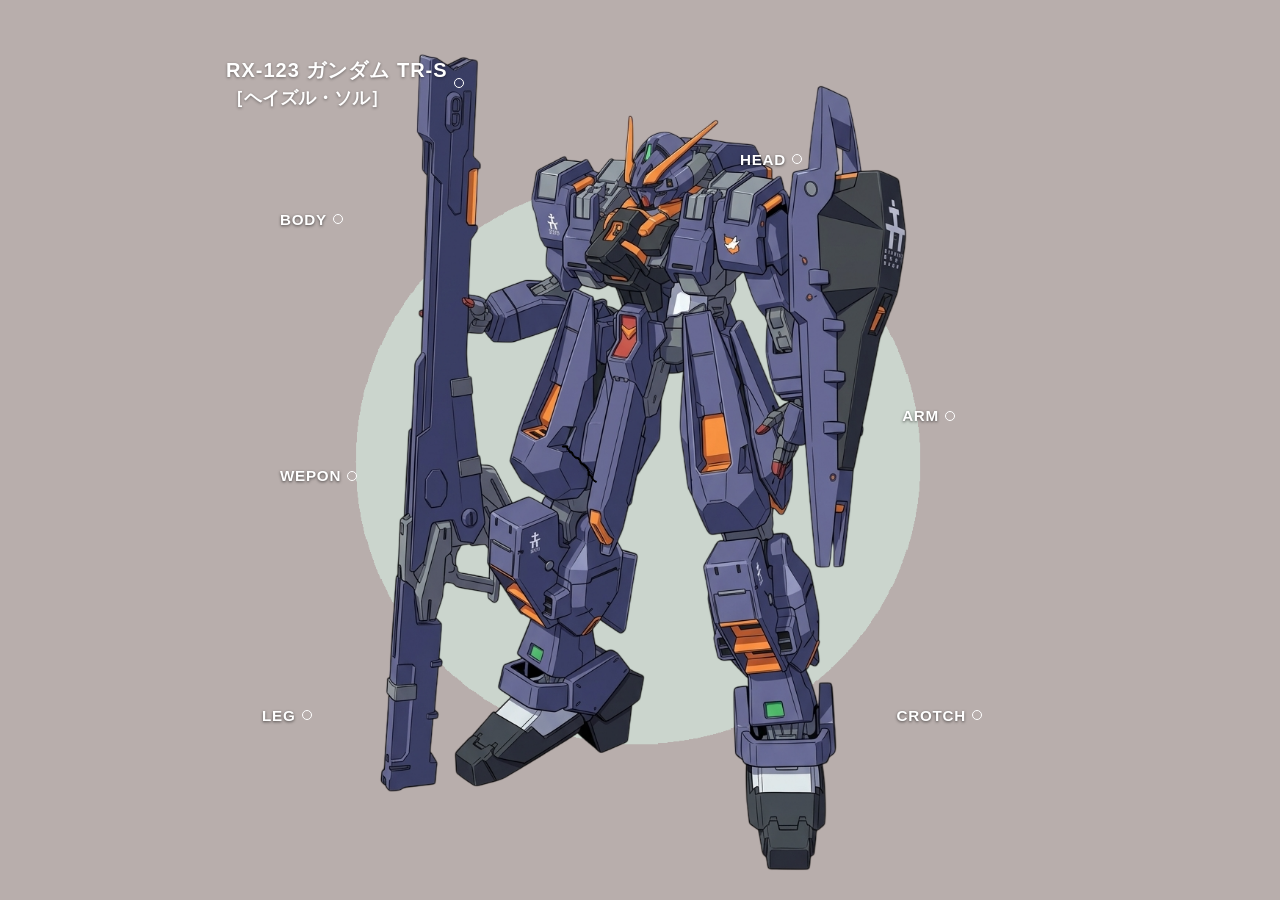
<file: AOZ_01.html>
<!DOCTYPE html>
<html lang="ja">
<head>
  <meta charset="UTF-8">
  <meta name="viewport" content="width=device-width, initial-scale=1.0">
  <title>RX-123 ガンダム TR-S［ヘイズル・ソル</title>
  <link rel="stylesheet" href="AOZ_01.css">
</head>
<body>

  <div class="main-container">
    
    <!-- 左上タイトル領域（ボタン化） -->
    <header class="title-area">
      <button class="part-btn pos-title" data-title="RX-123 ガンダム TR-S［ヘイズル・ソル］" data-description="
      TR-1［ヘイズル］の後継機として開発が進められていたTR-Sの試作過程において製造された技術実証機。
      本機はTR-Sに要求された万能化換装システムの実用化を目的として、TR計画で開発・試験されていた複数の機体の部材を積極的に転用している。
      開発時期がTR-6［ウーンドウォート］の開発計画と重なったことから、TR-6用として試験されていた新型部材も評価試験を兼ねて本機へ組み込まれた。
      そのため、本機にはTR-1系、TR-S系、TR-6系双方の技術的特徴が混在している。
      ソルはTR-Sの完成形ではなく、後のヘイズル・フレアへ至る技術的過渡点に位置する機体である。">
        <div class="title-text-group">
          <span class="model-number">RX-123 ガンダム TR-S</span>
          <span class="model-name">［ヘイズル・ソル］</span>
        </div>
        <span class="btn-icon"></span>
      </button>
    </header>

    <!-- 中央画像＆各部位ボタン配置エリア -->
    <div class="interactive-area">
      
      <!-- ★真ん中の画像（あとから画像を挿入・差し替えする場所） -->
      <img src="SOL.png" alt="機体画像" class="mech-image">

      <!-- 各部位のボタン配置 -->
      
      <!-- BODY -->
      <button class="part-btn pos-body" data-title="BODY (胴体部)" data-description="TR計画で開発されたバーザムIIの胸部構造を採用。
      既存機の構造を活用しながら、次世代機に要求される機動性と拡張性を両立できるかを検証するために搭載された。また腕部接続部に関しては技術試験用の簡易モデルを使用している。">
        <span class="btn-text">BODY</span>
        <span class="btn-icon"></span>
      </button>

      <!-- HEAD -->
      <button class="part-btn pos-head" data-title="HEAD (頭部)" data-description="TR-6［ウーンドウォート］用に開発された頭部ユニットを先行搭載。
      各種センサーと火器管制系を統合し、機体構成の変更に伴う各部情報の差異を処理する能力を備える。
      万能化換装システムによって構成が変化する機体を一つのMSとして制御するための実証ユニットとして運用された。">
        <span class="btn-text">HEAD</span>
        <span class="btn-icon"></span>
      </button>

      <!-- ARM -->
      <button class="part-btn pos-arm" data-title="ARM (腕部)" data-description="高い兵装運用能力と信頼性を持つ既存の腕部を次世代機の試験機へ転用することで、新型換装システムとの互換性を検証している。
      ソルでは腕部そのものを新規設計するのではなく、完成度の高い既存ユニットを採用することで、機体側の新規機構と兵装運用系の評価を分離。新型換装システムが従来型MSの兵装運用能力を損なわないかを検証する役割を担った。
      特に本機で運用されるロングブレードライフル用拡張ユニットとの連携を想定し、重量の大きい追加装備を装着した際の腕部フレームへの負荷や姿勢制御への影響が検証された。">
        <span class="btn-text">ARM</span>
        <span class="btn-icon"></span>
      </button>

      <!-- WEAPON -->
      <button class="part-btn pos-weapon" data-title="試作型拡張ユニット" data-description="ソルの主兵装であるロングブレードライフルに装着する、拡張装備の試作ユニット。
      TR計画で進められていた万能化換装システムを武装にも適用し、任務内容に応じて主兵装の性能を変更することを目的として開発された。
      本装備は火力・射程の向上を主眼としており、ライフル本体の基本機能を維持したまま追加装備を装着できる。
      これにより、単一の専用武装を複数開発することなく、任務に応じて一つの主兵装を再構成することが可能となる。
      ただし試作段階では重量増加やエネルギー伝達効率、機体側の重量バランスなどに問題が残されており、実戦での運用には制約があった。
      後に本装備で得られたデータを基に、より完成度の高い強化型ロングブレードライフルの開発へと発展していく。">
        <span class="btn-text">WEPON</span>
        <span class="btn-icon"></span>
      </button>

      <!-- CROTCH -->
      <button class="part-btn pos-crotch" data-title="CROTCH (腰部)" data-description="TR計画で開発された汎用ドラムフレームを基礎とした腰部ユニット。
      上半身と下半身の接続に加え、各種増加装甲・兵装ユニットとの接続規格を集約しており、機体構成を変更した際にも各部の機能を維持できるよう設計されている。
      SOLでは、TR-Sへの採用を想定した高い拡張性を持たせる一方、開発中であったTR-6系の構造も取り入れ、異なる規格のパーツを接続するための試験が行われた。">
        <span class="btn-text">CROTCH</span>
        <span class="btn-icon"></span>
      </button>

      <!-- LEG -->
      <button class="part-btn pos-leg" data-title="LEG (脚部)" data-description="TR計画において開発された、万能化換装システムの実証を目的とする脚部ユニット。
      機体の運用目的に応じた脚部の換装を想定し、機動性・防御力・積載能力など、異なる要求に対応できる拡張性を備えている。
      ソルでは、TR-6系の脚部構造を取り入れることで、従来のTR-1系機体との互換性、および異なる規格の脚部ユニットを用いた際の機体制御や重量バランスの変化について検証が行われた。">
        <span class="btn-text">LEG</span>
        <span class="btn-icon"></span>
      </button>

    </div>

    <!-- 詳細カード modal (ボタンを押した時に表示される白い枠線の解説パネル) -->
    <div id="detail-modal" class="detail-card" aria-hidden="true">
      <div class="card-inner">
        <h2 id="modal-title" class="card-title">部位タイトル</h2>
        <p id="modal-desc" class="card-text">
          ここに詳細なテスト文が入ります。
        </p>
      </div>
    </div>

  </div>

  <script src="AOZ_01.js"></script>
</body>
</html>
</file>
<file: AOZ_01.css>
/* --- ベース設定 --- */
* {
  box-sizing: border-box;
  margin: 0;
  padding: 0;
}

body {
  font-family: "Helvetica Neue", Arial, "Hiragino Kaku Gothic ProN", "Hiragino Sans", "Meiryo", sans-serif;
  background-color: #B8AEAC; /* 画像背景色 */
  color: #ffffff;
  min-height: 100vh;
  display: flex;
  justify-content: center;
  align-items: center;
  overflow: hidden;
  padding: 10px;
}

/* 全体を囲むメインコンテナ（画面の高さに合わせて拡大） */
.main-container {
  position: relative;
  width: 100%;
  max-width: 900px; /* 横幅を大きくして左右余白を配置しやすく変更 */
  height: 95vh;
  background-color: #B8AEAC;
  display: flex;
  flex-direction: column;
}

/* --- 左上タイトル領域 --- */
.title-area {
  position: absolute;
  top: 4%;
  left: 4%;
  z-index: 15;
}

.title-text-group {
  display: flex;
  flex-direction: column;
  align-items: flex-start;
  text-align: left;
}

.model-number {
  font-size: 1.25rem;
  font-weight: 800;
  color: #ffffff;
  letter-spacing: 0.05em;
  text-shadow: 0 1px 3px rgba(0,0,0,0.4);
}

.model-name {
  font-size: 1.1rem;
  font-weight: 700;
  color: #ffffff;
  margin-top: 2px;
  text-shadow: 0 1px 3px rgba(0,0,0,0.4);
}

/* --- 中央画像 ＆ インタラクティブエリア --- */
.interactive-area {
  position: relative;
  width: 100%;
  height: 100%;
}

/* 中央機体画像 */
.mech-image {
  width: 100%;
  height: 100%;
  object-fit: contain;
  display: block;
}

/* --- 各部位ボタンの共通設定 --- */
.part-btn {
  position: absolute;
  background: transparent;
  border: none;
  color: #ffffff;
  font-weight: bold;
  font-size: 0.95rem;
  cursor: pointer;
  display: flex;
  align-items: center;
  gap: 6px;
  z-index: 10;
  transition: transform 0.2s ease, opacity 0.2s ease;
  user-select: none;
}

.part-btn:hover {
  opacity: 0.8;
  transform: scale(1.05);
}

.part-btn .btn-text {
  text-shadow: 0 1px 3px rgba(0,0,0,0.6);
  letter-spacing: 0.05em;
}

/* ⚪ アイコン */
.btn-icon {
  display: inline-block;
  width: 10px;
  height: 10px;
  border: 1.5px solid #ffffff;
  border-radius: 50%;
  background-color: transparent;
  flex-shrink: 0;
  transition: background-color 0.2s ease;
}

.part-btn.active .btn-icon {
  background-color: #ffffff;
}

/* --- 各部位の位置調整（機体の外側余白部分へ退避） --- */

/* タイトルボタン */
.pos-title {
  position: relative;
  top: 0;
  left: 0;
}

/* BODY (左上余白へ) */
.pos-body {
  top: 22%;
  left: 10%;
}

/* HEAD (頭部右上の余白へ) */
.pos-head {
  top: 15%;
  right: 32%;
}

/* ARM (左中央外側へ) */
.pos-arm {
  top: 45%;
  right: 15%;
}

/* WEPON (シールド右外側へ) */
.pos-weapon {
  top: 52%;
  left: 10%;
}

/* CROTCH (右下余白へ) */
.pos-crotch {
  bottom: 18%;
  right: 12%;
}

/* LEG (左下足元外側へ) */
.pos-leg {
  bottom: 18%;
  left: 8%;
}

/* --- 詳細カード (白い枠線のモーダルパネル) --- */
.detail-card {
  position: absolute;
  inset: 5%;
  z-index: 20;
  background-color: rgba(184, 174, 172, 0.92);
  backdrop-filter: blur(6px);
  border: 2.5px solid #ffffff;
  padding: 24px;
  box-shadow: 0 10px 30px rgba(0, 0, 0, 0.3);
  overflow-y: auto;
  
  opacity: 0;
  visibility: hidden;
  transform: scale(0.96);
  transition: opacity 0.3s cubic-bezier(0.16, 1, 0.3, 1),
              transform 0.3s cubic-bezier(0.16, 1, 0.3, 1),
              visibility 0.3s;
}

.detail-card.is-visible {
  opacity: 1;
  visibility: visible;
  transform: scale(1);
}

.card-title {
  font-size: 1.2rem;
  font-weight: bold;
  color: #ffffff;
  margin-bottom: 12px;
  border-bottom: 1px solid rgba(255, 255, 255, 0.5);
  padding-bottom: 6px;
  text-shadow: 0 1px 2px rgba(0,0,0,0.5);
}

/* ★追加：モーダル内の画像スタイル */
.card-img {
  width: 100%;
  max-height: 250px;
  object-fit: contain;
  margin-bottom: 12px;
  border-radius: 4px;
  border: 1px solid rgba(255, 255, 255, 0.4);
}

.card-text {
  color: #ffffff;
  font-size: 0.9rem;
  line-height: 1.8;
  letter-spacing: 0.05em;
  text-align: justify;
  text-shadow: 0 1px 2px rgba(0,0,0,0.5);

  white-space: pre-wrap;
}
</file>
